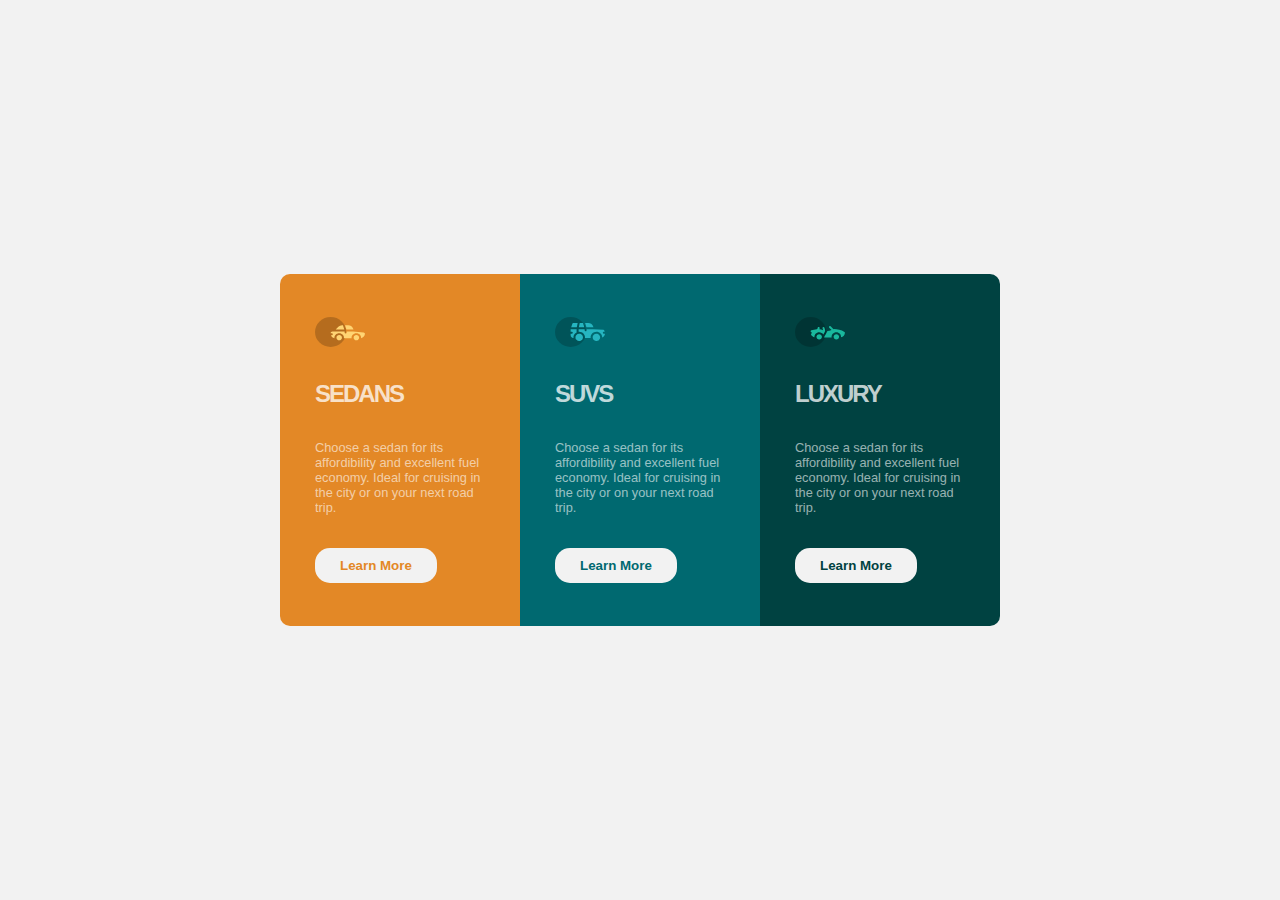
<file: 3-column-preview-card-component-main/index.html>
<!DOCTYPE html>
<html lang="en">
<head>
  <meta charset="UTF-8">
  <meta name="viewport" content="width=device-width, initial-scale=1.0"> <!-- displays site properly based on user's device -->

  <link rel="icon" type="image/png" sizes="32x32" href="./images/favicon-32x32.png">
  <link rel="stylesheet" href="styles.css">
  
  <title>Frontend Mentor | 3-column preview card component</title>
</head>
<body>
  <div class="container">
    <div class="container__item sedan">
      <img src="./images/icon-sedans.svg" alt="sedan">
      <h2>sedans</h2>
      <p>
        Choose a sedan for its affordibility and excellent fuel economy.
        Ideal for cruising in the city or on your next road trip. 
      </p>
      <button>learn more</button>
    </div>
    <div class="container__item suv">
      <img src="./images/icon-suvs.svg" alt="suv">
      <h2>suvs</h2>
      <p>
        Choose a sedan for its affordibility and excellent fuel economy.
        Ideal for cruising in the city or on your next road trip. 
      </p>
      <button>learn more</button>
    </div>
    <div class="container__item luxury">
      <img src="./images/icon-luxury.svg" alt="luxury">
      <h2>luxury</h2>
      <p>
        Choose a sedan for its affordibility and excellent fuel economy.
        Ideal for cruising in the city or on your next road trip. 
      </p>
      <button>learn more</button>
    </div>
  </div>
</body>
</html>
</file>
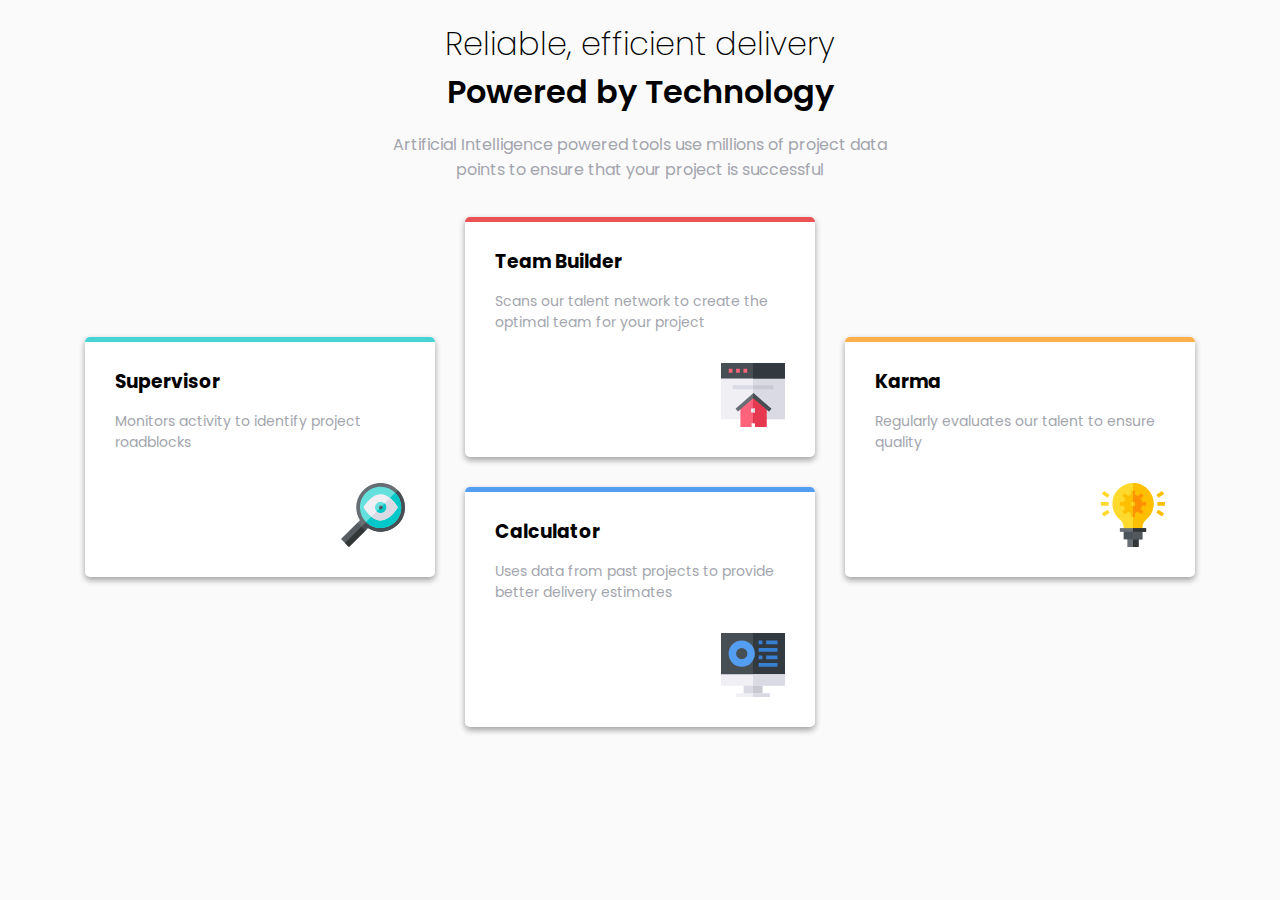
<file: four-card-feature-section-master/index.html>
<!DOCTYPE html>
<html lang="en">
<head>
  <meta charset="UTF-8">
  <meta name="viewport" content="width=device-width, initial-scale=1.0"> <!-- displays site properly based on user's device -->

  <link rel="icon" type="image/png" sizes="32x32" href="./images/favicon-32x32.png">
  <link rel="stylesheet" href="style.css">
  
  <title>Frontend Mentor | Four card feature section</title>
</head>
<body>
  <header>
    <h1>
    Reliable, efficient delivery
    <span>Powered by Technology</span>
  </h1>

    <p>
      Artificial Intelligence powered tools use millions of project data points 
      to ensure that your project is successful
    </p>
  </header>
  
  <div class="container">
    <div class="box box-cyan box-push">
      <h3>Supervisor</h3>
      <p>Monitors activity to identify project roadblocks</p>
      <img src="./images/icon-supervisor.svg" alt="supervisor">
    </div>
    <div class="box box-red">
      <h3>Team Builder</h3>
      <p>Scans our talent network to create the optimal team for your project</p>
      <img src="./images/icon-team-builder.svg" alt="team builder">
    </div>
    <div class="box box-orange box-push">
      <h3>Karma</h3>
      <p>Regularly evaluates our talent to ensure quality</p>
      <img src="./images/icon-karma.svg" alt="karma">
    </div>
    <div class="box box-blue">
      <h3>Calculator</h3>
      <p>Uses data from past projects to provide better delivery estimates</p>
      <img src="./images/icon-calculator.svg" alt="calculator">
    </div>
  </div>
</body>
</html>
</file>
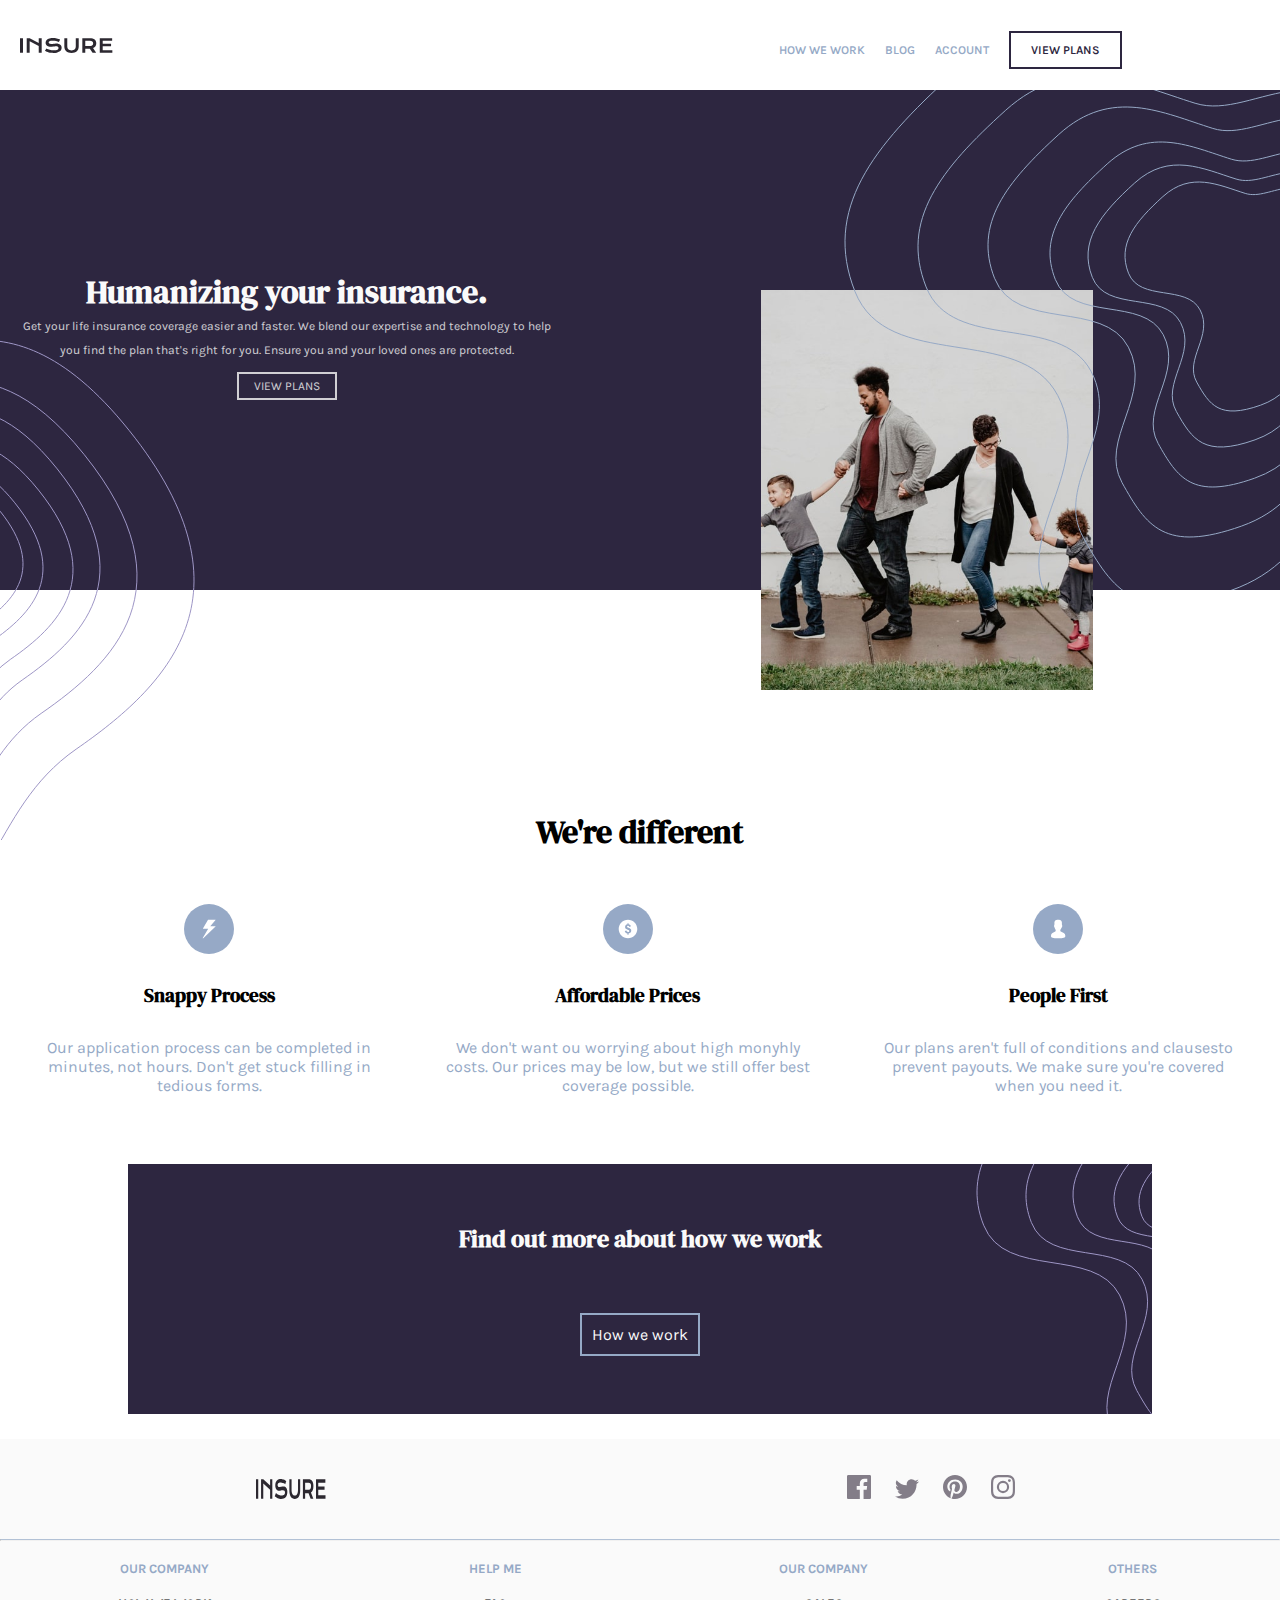
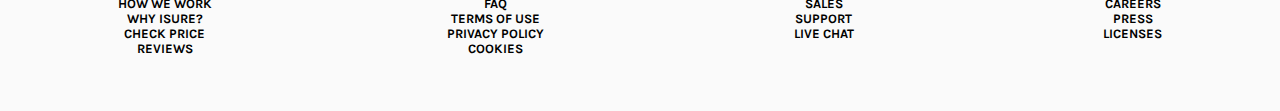
<file: insure-landing-page-master/index.html>
<!DOCTYPE html>
<html lang="en">
<head>
  <meta charset="UTF-8">
  <meta name="viewport" content="width=device-width, initial-scale=1.0"> <!-- displays site properly based on user's device -->

  <link rel="icon" type="image/png" sizes="32x32" href="./images/favicon-32x32.png">
  <link rel="stylesheet" href="style.css">
  
  <title>Frontend Mentor | Insure landing page</title>
</head>
<body>
  <nav>
    <div class="nav-icons">
      <img class="nav-logo" src="./images/logo.svg" alt="logo">
    
      <img id="hamburger" class="nav-hamburger" src="./images/icon-hamburger.svg" alt="hamburger">
      <img id="close" class="nav-close hide" src="./images/icon-close.svg" alt="close">
    </div>

    <div class="nav-links" id="nav-links">
      <p class="nav-item">how we work</p>
      <p class="nav-item">blog</p>
      <p class="nav-item">account</p>
      <p class="nav-item bordered">view plans</p>
    </div>
  </nav>

  <div class="banner">
    <div class="banner-img"></div>
    <div class="banner-card">
      <h1 class="heading">Humanizing your insurance.</h1>
      <p>
        Get your life insurance coverage easier and faster. We blend our expertise
        and technology to help you find the plan that's right for you. Ensure you 
        and your loved ones are protected.
      </p>
      <p class="banner-bordered">view plans</p>
    </div>
  </div>

  <div class="features">
    <h1 class="heading">We're different</h1>
    <div class="feature-block">
      <div class="feature-item">
        <img src="./images/icon-snappy-process.svg" alt="Snappy Process">
        <h3 class="heading">Snappy Process</h3>
        <p>
          Our application process can be completed in minutes, not hours.
          Don't get stuck filling in tedious forms.
        </p>
      </div>
      <div class="feature-item">
        <img src="./images/icon-affordable-prices.svg" alt="Affordable prices">
        <h3 class="heading">Affordable Prices</h3>
        <p>
          We don't want ou worrying about high monyhly costs. Our prices may be low,
          but we still offer best coverage possible.
        </p>
      </div>
      <div class="feature-item">
        <img src="./images/icon-people-first.svg" alt="People First">
        <h3 class="heading">People First</h3>
        <p>
          Our plans aren't full of conditions and clausesto prevent payouts. We
          make sure you're covered when you need it.
        </p>
      </div>
    </div>
  </div>

  <div class="advertise">
    <h2 class="heading">
      Find out more about how we work
    </h2>
    <p class="advertise-bordered">
      How we work
    </p>
  </div>

  <div class="footer">
    <div class="footer-icons">
      <img class="footer-logo" src="./images/logo.svg" alt="logo">
      <div>
        <img class="social-icon" src="./images/icon-facebook.svg" alt="facebook">
        <img class="social-icon" src="./images/icon-twitter.svg" alt="twitter">
        <img class="social-icon" src="./images/icon-pinterest.svg" alt="pintrest">
        <img class="social-icon" src="./images/icon-instagram.svg" alt="instagram">
      </div>
    </div>
    <hr class="horizontal-line" />
    <div class="footer-links">
      <div>
        <p class="footer-header">our company</p>
        <p>how we work</p>
        <p>why isure?</p>
        <p>check price</p>
        <p>reviews</p>
      </div>
      <div>
        <p class="footer-header">help me</p>
        <p>faq</p>
        <p>terms of use</p>
        <p>privacy policy</p>
        <p>cookies</p>
      </div>
      <div>
        <p class="footer-header">our company</p>
        <p>sales</p>
        <p>support</p>
        <p>live chat</p>
      </div>
      <div>
        <p class="footer-header">others</p>
        <p>careers</p>
        <p>press</p>
        <p>licenses</p>
      </div>
    </div>
  </div>

  <script src="./script.js"></script>
</body>
</html>
</file>
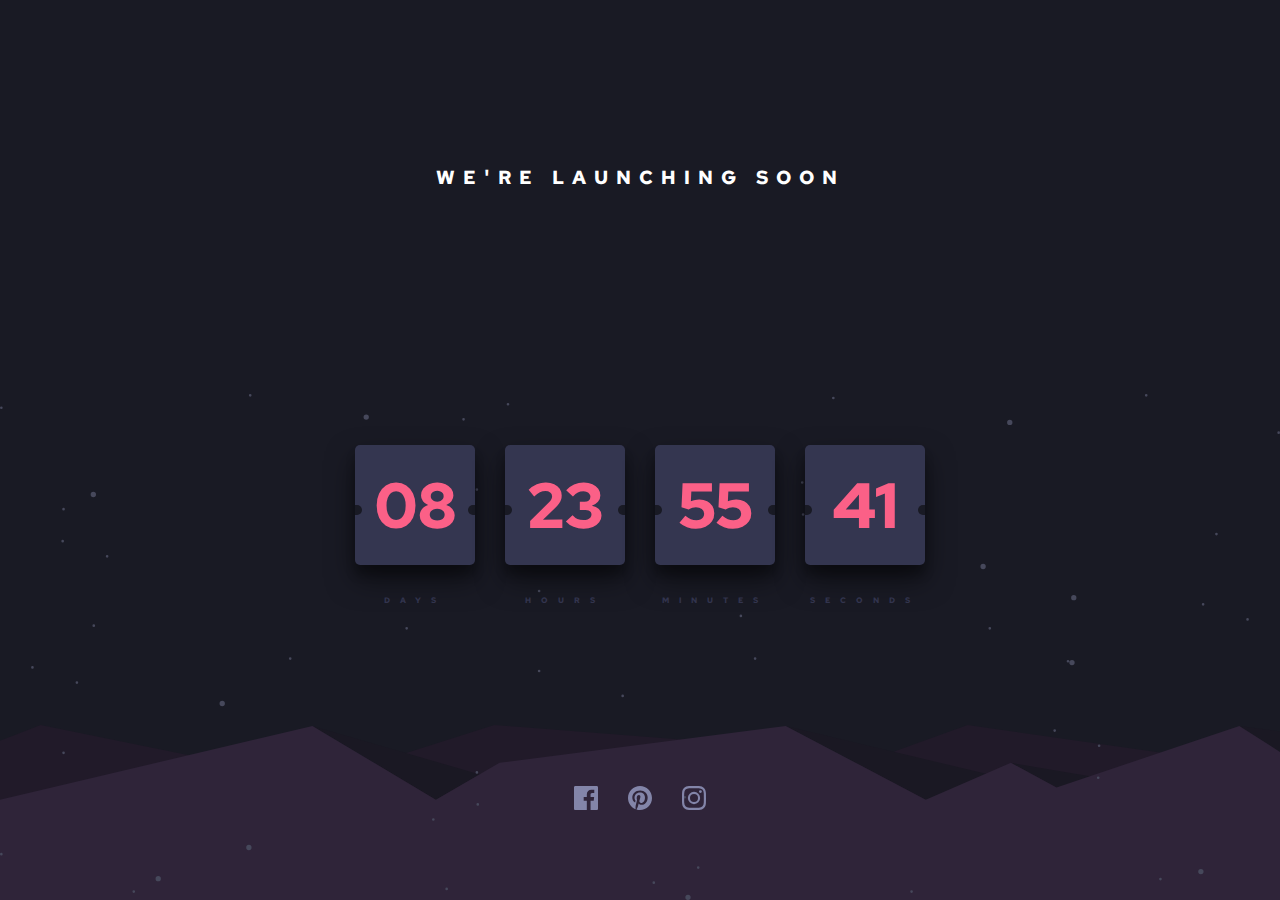
<file: launch-countdown-timer-main/index.html>
<!DOCTYPE html>
<html lang="en">
<head>
  <meta charset="UTF-8">
  <meta name="viewport" content="width=device-width, initial-scale=1.0"> <!-- displays site properly based on user's device -->

  <link rel="icon" type="image/png" sizes="32x32" href="./images/favicon-32x32.png">
  <link rel="stylesheet" href="style.css">
  <title>Frontend Mentor | Launch countdown timer</title>
</head>
<body>
  <header>
    <h3>we're launching soon</h3>
  </header>

  <div class="container">
    <div class="box">
      <div class="calender">
        <h1>08</h1>
      </div>
      <p class="box-units">days</p>
    </div>
    <div class="box">
      <div class="calender">
        <h1>23</h1>
      </div>
      <p class="box-units">hours</p>
    </div>
    <div class="box">
      <div class="calender">
        <h1>55</h1>
      </div>
      <p class="box-units">minutes</p>
    </div>
    <div class="box">
      <div class="calender">
        <h1>41</h1>
      </div>
      <p class="box-units">seconds</p>
    </div>
  </div>

  <div class="footer">
    <img src="./images/icon-facebook.svg" alt="facebook">
    <img src="./images/icon-pinterest.svg" alt="pintrest">
    <img src="./images/icon-instagram.svg" alt="instagram">
  </div>
</body>
</html>
</file>
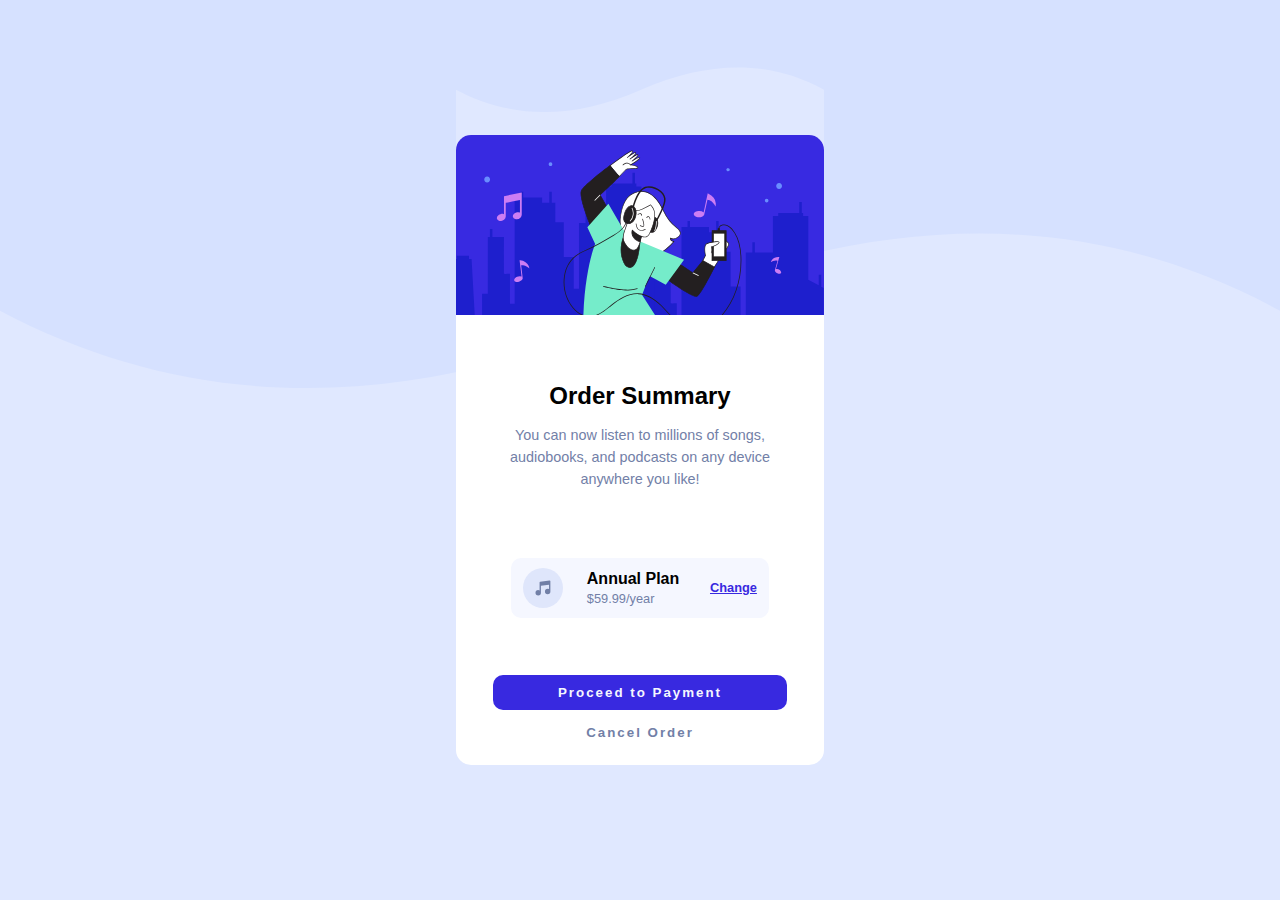
<file: order-summary-component-main/index.html>
<!DOCTYPE html>
<html lang="en">
<head>
  <meta charset="UTF-8">
  <meta name="viewport" content="width=device-width, initial-scale=1.0"> <!-- displays site properly based on user's device -->

  <link rel="icon" type="image/png" sizes="32x32" href="./images/favicon-32x32.png">
  <link rel="stylesheet" href="styles.css">

  <title>Frontend Mentor | Order summary card</title>
</head>
<body>
  <div class="container">
    <img src="./images/illustration-hero.svg" alt="hero" class="hero-icon">
    <div class="order-summary">
      <p class="order-summary-header">Order Summary</p>
      <p class="order-summary-description">
        You can now listen to millions of songs,
        audiobooks, and podcasts on any device
        anywhere you like!
      </p>
    </div>
    <div class="annual-plan">
      <img src="./images/icon-music.svg" alt="music">
      <div class="annual-plan-rate">
        <p class="annual-plan-header">Annual Plan</p>
        <p>$59.99/year</p>
      </div>
      <a href="">Change</a>
    </div>
    <div class="buttons-container">
      <button class="proceed-payment">Proceed to Payment</button>
      <button class="cancel-payment">Cancel Order</button>
    </div>
  </div>
</body>
</html>
</file>
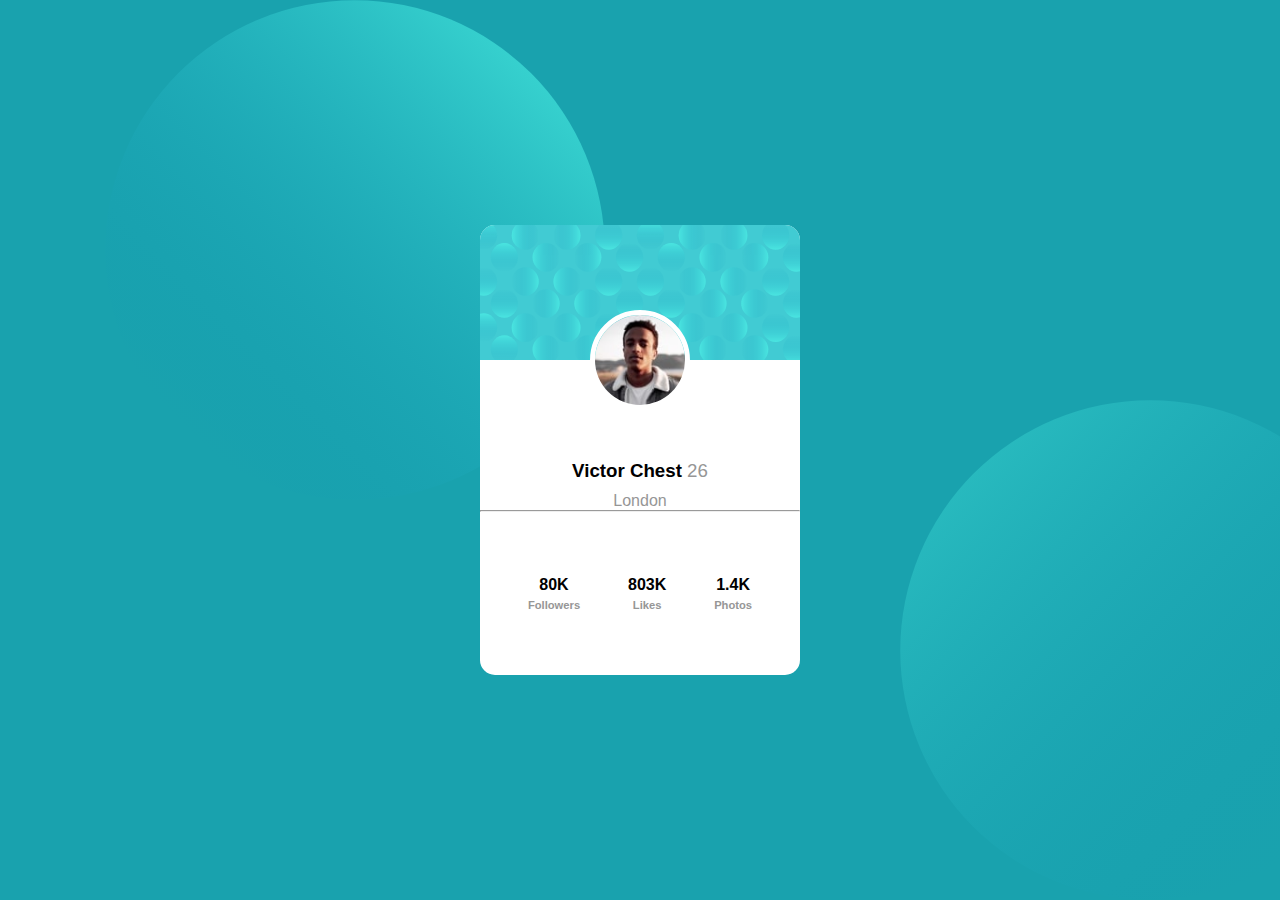
<file: profile-card-component-main/index.html>
<!DOCTYPE html>
<html lang="en">
<head>
  <meta charset="UTF-8">
  <meta name="viewport" content="width=device-width, initial-scale=1.0"> <!-- displays site properly based on user's device -->

  <link rel="icon" type="image/png" sizes="32x32" href="./images/favicon-32x32.png">
  <link rel="stylesheet" href="styles.css">
  <title>Frontend Mentor | Profile card component</title>
</head>
<body>
  <div class="card">
    <img src="images/bg-pattern-card.svg" alt="background-card" class="background-card" />
    <img src="images/image-victor.jpg" alt="user-image" class="user-image" />
    <div class="user-info">
      <h3 class="user-name">
        Victor Chest <span class="user-age">  26</span>
      </h3>
      <span class="user-country">London</span>
    </div>
    <hr>
    <div class="profile-info">
      <span class="profile-attributes">80K <span>Followers</span></span>
      <span class="profile-attributes">803K <span>Likes</span></span>
      <span class="profile-attributes">1.4K <span>Photos</span></span>
    </div>
  </div>
</body>
</html>
</file>
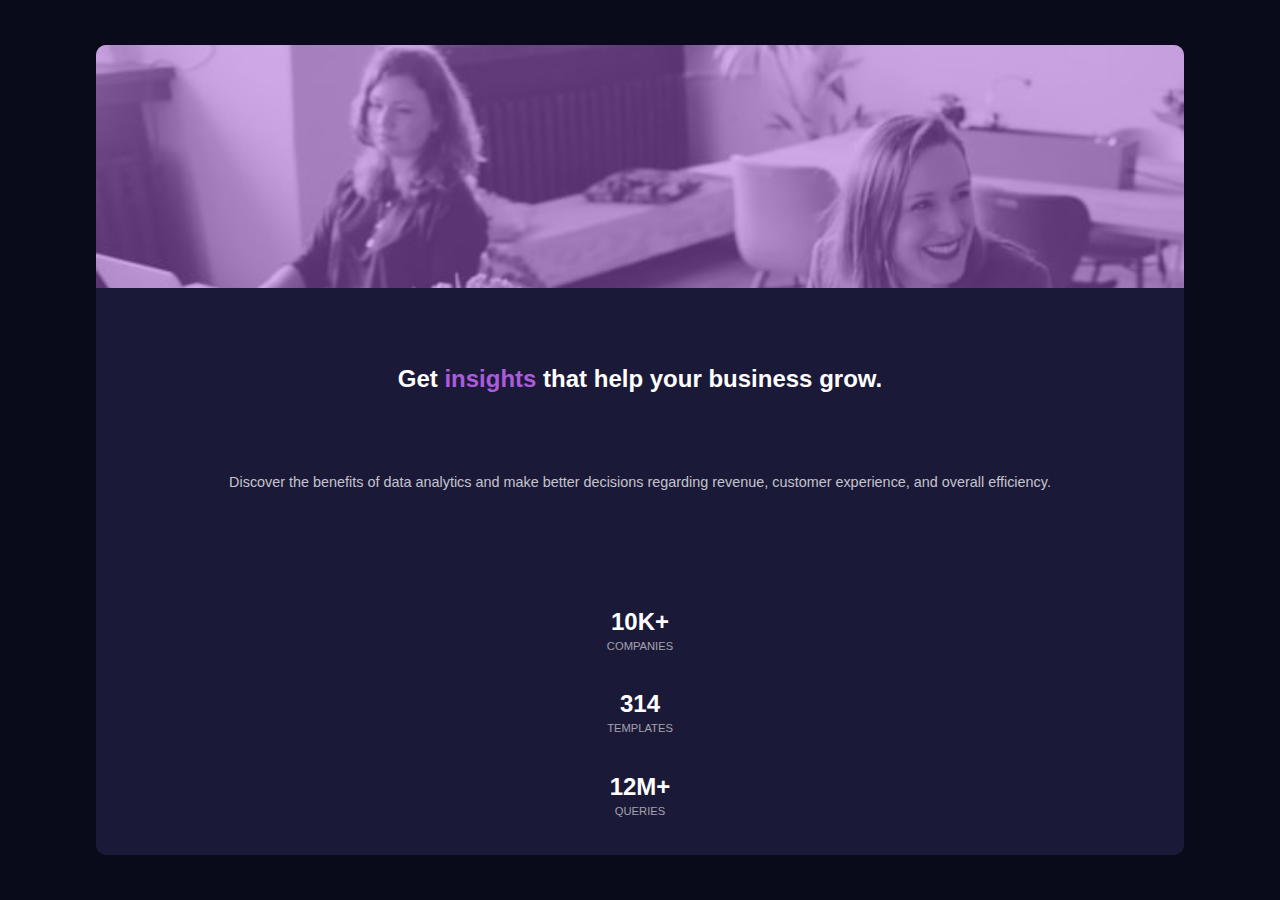
<file: stats-preview-card-component-main/index.html>
<!DOCTYPE html>
<html lang="en">
<head>
  <meta charset="UTF-8">
  <meta name="viewport" content="width=device-width, initial-scale=1.0"> <!-- displays site properly based on user's device -->
  <link rel="stylesheet" href="styles.css">
  <link rel="icon" type="image/png" sizes="32x32" href="./images/favicon-32x32.png">
  
  <title>Frontend Mentor | Stats preview card component</title>
</head>
<body>
  <div class="card">
    <!-- image -->
    <div class="card-image">
    </div>

    <div class="card-main">
      <!-- content -->
      <div class="card-content">
        <h2>Get <span>insights</span> that help your business grow.</h2>
        <p>
          Discover the benefits of data analytics and make better decisions regarding revenue, customer experience, and overall efficiency.
        </p>
      </div>

      <!-- stats -->
      <div class="card-stats">
        <div class="stat">
          <h2>10k+</h2>
          <small>companies</small>
        </div>
        <div class="stat">
          <h2>314</h2>
          <small>templates</small>
        </div>
        <div class="stat">
          <h2>12m+</h2>
          <small>queries</small>
        </div>
      </div>
    </div>
  </div>
</body>
</html>
</file>
<file: 3-column-preview-card-component-main/styles.css>
/* 
    Fonts
*/
@import url("https://fonts.google.com/specimen/Lexend+Deca");
@import url("https://fonts.google.com/specimen/Big+Shoulders+Display");

/* 
    Variables
*/
:root {
    /* Primary Colors */
    --clr-bright-orange: hsl(31, 77%, 52%);
    --clr-dark-cyan: hsl(184, 100%, 22%);
    --clr-very-dark-cyan: hsl(179, 100%, 13%);

    /* Neutral Colors */
    --clr-transparent-white: hsla(0, 0%, 100%, 0.75);
    --clr-very-light-gray: hsl(0, 0%, 95%);
}

/* 
    Global Styles
*/
*,
::before,
::after {
    margin: 0;
    padding: 0;
    box-sizing: border-box;
}

body {
    background-color: var(--clr-very-light-gray);
    font-family: 'Lexend Deca', sans-serif;
    color: var(--clr-transparent-white);
    display: flex;
    justify-content: center;
    align-items: center;
}

/* Container */
.container {
    display: grid;
    grid-column: 1;
    border-radius: 10px;
}

.container__item {
    width: 15rem;
    height: 22rem;
    display: flex;
    flex-direction: column;
    justify-content: space-evenly;
    align-items: flex-start;
    padding: 10px 35px;
}

.container__item > h2 {
    text-transform: uppercase;
    letter-spacing: -2px;
}

.container__item > p {
    font-size: 0.8rem;
    font-weight: 300;
    opacity: 0.8;
}

img {
    height: 30px;
    width: 50px;
}

.sedan > button {
    color: var(--clr-bright-orange);
}

.suv > button {
    color: var(--clr-dark-cyan);
}

.luxury > button {
    color: var(--clr-very-dark-cyan);
}

button {
    padding: 10px 25px;
    background-color: var(--clr-very-light-gray);
    border: none;
    border-radius: 15px;
    font-weight: bold;
    text-transform: capitalize;
    cursor: pointer;
}

button:hover {
    background-color: inherit;
    color: var(--clr-very-light-gray);
    border: 2px solid var(--clr-very-light-gray);
}

.sedan {
    background-color: var(--clr-bright-orange);
    border-top-left-radius: 10px;
    border-top-right-radius: 10px;
}

.suv {
    background-color: var(--clr-dark-cyan);
}

.luxury {
    background-color: var(--clr-very-dark-cyan);
    border-bottom-left-radius: 10px;
    border-bottom-right-radius: 10px;
}

/* 
    Media Query
*/

@media screen and (min-width: 800px){
    body {
        height: 100vh;
    }
    .container {
        display: flex;
    }

    .sedan {
        border-top-left-radius: 10px;
        border-bottom-left-radius: 10px;
        border-top-right-radius: 0px;
    }

    .luxury {
        border-bottom-left-radius: 0px;
        border-bottom-right-radius: 10px;
        border-top-right-radius: 10px;
    }
}
</file>
<file: four-card-feature-section-master/style.css>
@import url('https://fonts.googleapis.com/css2?family=Poppins:wght@200;400;600&display=swap');

* {
    box-sizing: border-box;
}

body {
    font-family: 'Poppins', sans-serif;
    background-color: hsl(0, 0%, 98%);
}

header {
    margin: 20px auto;
    max-width: 500px;
    text-align: center;
}

h1 {
    font-weight: 200;
    margin: 0;
}

h1 span {
    font-weight: 600;
}

p {
    color: hsl(229, 6%, 66%);
}

.container {
    display: flex;
    justify-content: center;
    flex-wrap: wrap;
    max-width: 1140px;
    margin: 0 auto;
}

.box {
    position: relative;
    overflow: hidden;
    background-color: #fff;
    padding: 30px;
    width: 350px;
    margin: 15px;
    border-radius: 5px;
    box-shadow: 0 3px 6px rgba(0,0,0,0.16), 0 3px 6px rgba(0,0,0,0.23);;
}

.box::after {
    content: '';
    position: absolute;
    height: 5px;
    width: 100%;
    top: 0;
    left: 0;
}

.box-cyan::after {
    background-color: hsl(180, 62%, 55%);
}

.box-red::after {
    background-color: hsl(0, 78%, 62%);
}

.box-orange::after {
    background-color: hsl(34, 97%, 64%);
}

.box-blue::after {
    background-color: hsl(212, 86%, 64%);
}

.box h3 {
    margin: 0;
}

.box p {
    font-size: 14px;
    margin: 15px 0 30px 0;
}

.box img {
    display: block;
    margin-left: auto;
}

.box-push {
    transform: translateY(50%);
}

@media (max-width: 775px) {
    .box-push {
        transform: translateY(0);
    }
}
</file>
<file: insure-landing-page-master/style.css>
/* 
    - Mobile: 375px
    - Desktop: 1440px
*/

/* 
    Fonts
*/
@import url('https://fonts.googleapis.com/css2?family=Karla:wght@400;700&display=swap');
@import url('https://fonts.googleapis.com/css2?family=DM+Serif+Display&display=swap');
/* 
    Variables
*/

:root {
    /* Font Family */
    --ff-heading: 'DM Serif Display', serif;;
    --ff-body: 'Karla', sans-serif;

    /* Primary Colors */
    --clr-dark-violet: hsl(256, 26%, 20%);
    --clr-grayish-blue: hsl(216, 30%, 68%);

    /* Neutral Colors */
    --clr-very-dark-violet: hsl(270, 9%, 17%);
    --clr-grayish-violet: hsl(273, 4%, 51%);
    --clr-very-light-gray: hsl(0, 0%, 98%);
}

/* 
    Global Styles
*/
* {
    padding: 0;
    margin: 0;
    box-sizing: border-box;
}

body {
    font-family: var(--ff-body);
}

.hide {
    display: none;
}
.heading {
    font-family: var(--ff-heading);

}

/* 
    Navigation Bar Styles
*/
nav {
    height: 50px;
    display: flex;
    flex-direction: column;
    justify-content: space-between;
    align-items: center;
    padding: 20px 20px;
    margin: 20px 0;
}

.nav-icons {
    width: 100%;
    display: flex;
    justify-content: space-between;
    align-items: center;
}

.nav-logo {
    cursor: pointer;
    height: 15px;
}
.nav-links {
    font-size: 12px;
    display: none;
    margin-top: 10px;
    min-height: 400px;
    width: 100%;
    text-transform: uppercase;
    color: var(--clr-grayish-violet);
    font-weight: 600;
    background-color: var(--clr-very-dark-violet);
    background-image: url("./images/bg-pattern-mobile-nav.svg");
    background-repeat: no-repeat;
    background-position-y: bottom;
    color: var(--clr-very-light-gray);
}

.nav-show {
    display: flex;
    flex-direction: column;
    justify-content: flex-start;
    align-items: center;
}

.nav-item {
    cursor: pointer;
    margin: 10px 10px;
}

.bordered {
    border: 1px solid var(--clr-very-light-gray);
    padding: 10px 20px;
    color: var(--clr-very-light-gray);
}

.nav-hamburger {
    cursor: pointer;
}

/* 
    Banner Styles
*/
.banner {
    background-color: var(--clr-dark-violet);
}
.banner-img {
    background-image: url("./images/image-intro-mobile.jpg");
    background-repeat: no-repeat;
    background-size: contain;
    height: 400px;
    width: 100%;
}
.banner-card {
    position: relative;
    color: var(--clr-very-light-gray);
    height: 500px;
    padding: 0 15px;
    display: flex;
    flex-direction: column;
    text-align: center;
    justify-content: center;
    align-items: center;
}
.banner-card::before {
    position: absolute;
    content: '';
    width: 100%;
    height: 100%;
    background-image: url("./images/bg-pattern-intro-left-mobile.svg");
    background-repeat: no-repeat;
}
.banner-card::after {
    position: absolute;
    bottom: -30%;
    content: '';
    width: 100%;
    height: 100%;
    background-image: url("./images/bg-pattern-intro-right-mobile.svg");
    background-repeat: no-repeat;
    background-position: bottom right;
}
.banner-card > p {
    font-size: 12px;
    opacity: 0.8;
    line-height: 1.5rem;
    margin-bottom: 10px;
}

.banner-bordered {
    text-transform: uppercase;
    cursor: pointer;
    font-size: 1rem;
    border: 2px solid var(--clr-very-light-gray);
    padding: 0px 15px;
}

.features {
    margin-top: 50px;
    text-align: center;
    padding: 20px 10px;
}
.feature-item {
    margin: 20px 0;
    min-height: 250px;
    display: flex;
    flex-direction: column;
    justify-content: space-evenly;
    align-items: center;
}
.feature-item > img {
    height: 50px;
    width: 50px;
}
.feature-item > p {
    color: var(--clr-grayish-blue);
}

.advertise {
    margin: auto;
    display: flex;
    flex-direction: column;
    justify-content: space-evenly;
    text-align: center;
    height: 250px;
    width: 80%;
    background-color: var(--clr-dark-violet);
    background-image: url("./images/bg-pattern-how-we-work-mobile.svg");
    background-repeat: no-repeat;
    background-position: top right;
    color: var(--clr-very-light-gray);
}
.advertise-bordered {
    cursor: pointer;
    padding: 10px 10px;
    width: 120px;
    margin: 0 auto;
    border: 2px solid var(--clr-grayish-blue);
}

.footer {
    margin-top: 25px;
    text-align: center;
    background-color: var(--clr-very-light-gray);
}

.footer-icons {
    height: 100px;
    display: flex;
    flex-direction: column;
    justify-content: space-evenly;
}
.footer-logo {
    margin: 0 auto;
    width: 70px;
    height: 20px;
}
.social-icon {
    margin: 0 10px;
}

.footer-links > div {
    margin-bottom: 20px;
    min-height: 150px;
    text-transform: uppercase;
    font-size: 13px;
    font-weight: bold;
}
.footer-header {
    margin: 20px 0;
    color: var(--clr-grayish-blue);
}
.horizontal-line {
    border-top: 1px solid var(--clr-grayish-blue);
    opacity: 0.7;
}

@media (min-width: 376px) {
    nav {
        flex-direction: row;
        
    }
    .nav-links {
        min-height: 50px;
        background: none;
        color: var(--clr-grayish-blue);
        display: flex;
        justify-content: center;
        align-items: center;
    }
    .bordered {
        color: var(--clr-dark-violet);
        border: 2px solid var(--clr-dark-violet);
    }
    .bordered:hover {
        background-color: var(--clr-dark-violet);
        color: var(--clr-grayish-blue);
    }
    .nav-hamburger, .nav-close {
        display: none;
    }

    .banner {
        position: relative;
        height: 500px;
        width: 100%;
        display: flex;
        flex-direction: row-reverse;
        justify-content: center;
    }
    .banner::after {
        position: absolute;
        content: '';
        height: 100%;
        width: 100%;
        background-image: url("./images/bg-pattern-intro-right-desktop.svg");
        background-repeat: no-repeat;
        background-position: top right;
        z-index: 2;
    }
    .banner-img {
        background-image: url("./images/image-intro-desktop.jpg");
        background-position: center;
        margin-top: 200px;
    }
    .banner-card::before {
        position: absolute;
        content: '';
        background-image: url("./images/bg-pattern-intro-left-desktop.svg");
        top: 50%;
    }
    .banner-card::after {
        position: absolute;
        content: '';
        background-image: none;
    }
    .features {
        margin-top: 200px;
    }
    .feature-block {
        display: flex;
        flex-direction: row;
        justify-content: space-around;
        align-items: center;
    }
    .feature-item {
        padding: 0 30px;
    }
    .footer-icons {
        display: flex;
        flex-direction: row;
        justify-content: space-around;
        align-items: center;
    }
    .footer-logo {
        margin: 0 0;
    }
    .footer-links {
        display: flex;
        flex-direction: row;
        justify-content: space-around;
        align-items: center;
    }
}
</file>
<file: launch-countdown-timer-main/style.css>
@import url('https://fonts.googleapis.com/css2?family=Red+Hat+Text:wght@700&display=swap');

* {
    box-sizing: border-box;
    padding: 0;
    margin: 0;
}

body {
    display: flex;
    flex-direction: column;
    justify-content: space-around;
    font-family: 'Red Hat Text', sans-serif;
    background-color:  hsl(234, 17%, 12%);
    background-image: url("./images/bg-stars.svg"), url("./images/pattern-hills.svg");
    background-repeat: no-repeat;
    background-size: contain;
    height: 100vh;
    background-position: bottom;
}

header {
    text-transform: uppercase;
    text-align: center;
    color: #fff;
    letter-spacing: 8px;
    margin: 75px 0;
}

.container {
    display: flex;
    justify-content: center;
}

.box {
    margin: 0 15px;
    display: flex;
    flex-direction: column;
    justify-content: center;
    align-items: center;
}

.calender {
    display: flex;
    align-items: center;
    justify-content: center;
    position: relative;
    height: 120px;
    width: 120px;
    border-radius: 5px;
    background-color: hsl(236, 21%, 26%);
    color: hsl(345, 95%, 68%);
    margin-bottom: 30px;
    font-size: 2rem;
    text-align: center;
    box-shadow: 0 14px 28px rgba(0,0,0,0.5), 0 10px 10px rgba(0,0,0,0.22);
    overflow: hidden;
}

.calender::before {
    position: absolute;
    content: "";
    height: 10px;
    width: 10px;
    top: 50%;
    left: 0;
    border-bottom-right-radius: 50%;
    border-top-right-radius: 50%;
    transform: translateX(-30%);
    background-color: hsl(234, 17%, 12%);
}

.calender::after {
    position: absolute;
    content: "";
    height: 10px;
    width: 10px;
    top: 50%;
    right: 0;
    border-bottom-left-radius: 50%;
    border-top-left-radius: 50%;
    transform: translateX(30%);
    background-color: hsl(234, 17%, 12%);
}

.box-units {
    font-size: 8px;
    font-weight: bold;
    color: hsl(236, 21%, 26%);
    text-transform: uppercase;
    letter-spacing: 10px;
}

.footer {
    display: flex;
    justify-content: center;
}

img {
    margin: 0 15px;
    cursor: pointer;
}
</file>
<file: order-summary-component-main/styles.css>
/* 
    Fonts
*/
@import url("https://fonts.google.com/specimen/Red+Hat+Display");



/* 
    Variables
*/
:root {
    /* Primary Colors */
    --clr-bright-blue: hsl(245, 75%, 52%);

    /* Neutral Colors */
    --clr-very-pale-blue: hsl(225, 100%, 98%);
    --clr-desaturated-blue: hsl(224, 23%, 55%);

    /* Font Family */
    --ff-primary: 'Red Hat Display', sans-serif;

    /* Images */
    --img-desktop-background: url("./images/pattern-background-desktop.svg");
    --img-mobile-background: url("./images/pattern-background-mobile.svg");
}


/* 
    Global Styles
*/
*,
::before,
::after {
    padding: 0;
    margin: 0;
    box-sizing: border-box;
}

html, body {
    font-family: var(--ff-primary);
    background: var(--img-desktop-background) no-repeat;
    background-size: contain;
    display: flex;
    justify-content: center;
    align-items: center;
    height: 100%;
    background-color: hsl(225, 100%, 94%);
}


/* 
    Container Styles
*/
.container {
    background: white;
    width: 23rem;
    min-height: 70vh;
    border-radius: 15px;
    display: flex;
    flex-direction: column;
    justify-content: space-between;
    align-items: center;
}

.hero-icon {
    width: 100%;
    object-fit: contain;
    border-top-left-radius: 15px;
    border-top-right-radius: 15px;
}

.order-summary {
    text-align: center;
    padding: 10px 25px;
}

.order-summary-header {
    font-size: 1.5rem;
    font-weight: bold;
    padding-bottom: 15px;
}

.order-summary-description {
    color: var(--clr-desaturated-blue);
    line-height: 1.5;
    font-size: 0.9rem;
}

.annual-plan {
    min-height: 60px;
    width: 70%;
    display: flex;
    justify-content: space-around;
    align-items: center;
    background-color: hsl(225, 100%, 98%);
    border-radius: 10px;
}

.annual-plan > img {
    width: 40px;
}

a {
    color: var(--clr-bright-blue);
    font-size: 0.8rem;
    font-weight: bold;
}

.annual-plan-rate {
    display: flex;
    flex-direction: column;
    justify-content: space-between;
    align-items: flex-start;
    padding-right: 7px;
    font-size: 0.8rem;
    color: var(--clr-desaturated-blue);
}

.annual-plan-header {
    color: black;
    font-weight: bold;
    font-size: 1rem;
    margin-bottom: 3px;
}

.buttons-container {
    width: 100%;
    display: flex;
    flex-direction: column;
    justify-content: space-around;
    align-items: center;
}

button {
    font-weight: bold;
    letter-spacing: 2px;
    border: none;
    cursor: pointer;
    border-radius: 10px;
}

.proceed-payment {
    width: 80%;
    background-color: var(--clr-bright-blue);
    color: var(--clr-very-pale-blue);
    padding: 10px;
}

.proceed-payment:hover {
    background-color: var(--clr-desaturated-blue);
}

.cancel-payment {
    background-color: white;
    color: var(--clr-desaturated-blue);
    margin-top: 15px;
    margin-bottom: 25px;
}

.cancel-payment:hover {
    color: black;
}
</file>
<file: profile-card-component-main/styles.css>
/* 
    Variables
*/
:root {
    --primary-color: hsl(185, 75%, 39%);
    --secondary-color: hsl(229, 23%, 23%);
    --tertiary-color: hsl(227, 10%, 46%);
    --neutral-color: hsl(0, 0%, 59%);
    --white-color: white;
}

/* 
    Global Styles
*/
*,
::before,
::after {
    padding: 0;
    margin: 0;
    box-sizing: border-box;
}
body {
    display: flex;
    justify-content: center;
    align-items: center;
    height: 100vh;
    background-color: var(--primary-color);
    background-image: url(images/bg-pattern-bottom.svg), url(images/bg-pattern-top.svg);
    background-position: bottom left 25vh, top right 25vh;
    background-size: 350px;
    background-repeat: no-repeat;
    font-family: "Kumbh Sans", sans-serif;
}

/* 
    Card Styles
*/
.card {
    /* position: relative; */
    display: flex;
    flex-direction: column;
    border-radius: 15px;
    background-color: var(--white-color);
    width: 80%;
    height: 50vh;
}

.background-card {
    height: 30%;
    border-radius: 15px 15px 0px 0px;
}

.user-image {
    height: 100px;
    width: 100px;
    margin: 0 auto;
    border-radius: 50%;
    border: 5px solid var(--white-color);
    transform: translateY(-50px);
}

.user-info {
    display: flex;
    flex-direction: column;
    text-align: center; 
}

.user-age {
    font-weight: normal;
    color: var(--neutral-color);
}

.user-country {
    margin-top: 10px;
    color: var(--neutral-color);
}

.profile-info {
    display: flex;
    justify-content: space-evenly;
    flex-grow: 1;
}

.profile-attributes {
    display: flex;
    flex-direction: column;
    justify-content: center;
    align-items: center;
    font-weight: bold;
}

.profile-attributes > span {
    margin-top: 5px;
    color: var(--neutral-color);
    font-size: 0.7rem;
}

/* 
    Media Queries
*/

@media screen and (min-width: 800px) {
    body {
        background-size: 500px;
        background-position: bottom left 100vh, top right 75vh;
    }
    .card {
        width: 25%;
    }
}
</file>
<file: stats-preview-card-component-main/styles.css>
/* 
    Fonts
*/
@import url("https://fonts.google.com/specimen/Inter");
@import url("https://fonts.google.com/specimen/Lexend+Deca");

* {
    padding: 0;
    margin: 0;
    box-sizing: border-box;
}
body {
    background-color: hsl(233, 47%, 7%);
    font-family: "Lexend Deca", sans-serif;
    color: hsl(0, 0%, 100%);
    display: flex;
    justify-content: center;
    align-items: center;
    height: 100vh;
}

.card {
    width: 85%;
    height: 90%;
    background-color: hsl(244, 38%, 16%);
    border-radius: 10px;
    display: flex;
    flex-direction: column;
}

.card-image {
    border-top-right-radius: 10px;
    border-top-left-radius: 10px;
    background-image: url("./images/image-header-mobile.jpg");
    background-size: cover;
    height: 30%;
    position: relative;
}

.card-image::before {
    border-top-right-radius: 10px;
    border-top-left-radius: 10px;
    position: absolute;
    content: "";
    top: 0;
    bottom: 0;
    left: 0;
    right: 0;
    background-color: hsl(277, 64%, 61%);
    opacity: 0.5;
}

.card-main {
    height: 70%;
    display: flex;
    flex-direction: column;
    justify-content: space-around;
    align-items: center;
}

.card-content {
    height: 50%;
    display: flex;
    flex-direction: column;
    justify-content: space-evenly;
    /* align-items: center; */
    padding: 0px 30px;
    text-align: center;
}

.card-content > h2 > span{
    color: hsl(277, 64%, 61%);
}

.card-content > p {
    line-height: 1.5rem;
    color: hsla(0, 0%, 100%, 0.75);
    font-size: 0.9rem;
}

.card-stats {
    display: flex;
    flex-direction: column;
    justify-content: space-evenly;
    align-items: center;
    flex-grow: 1;
    text-transform: uppercase;
}

.stat {
    text-align: center;
}

.stat > small {
    font-size: 0.7rem;
    color: hsla(0, 0%, 100%, 0.6);
}

/* 
    Media Queries
*/
@media screen and (min-width: 1025px) {
    
}
</file>
